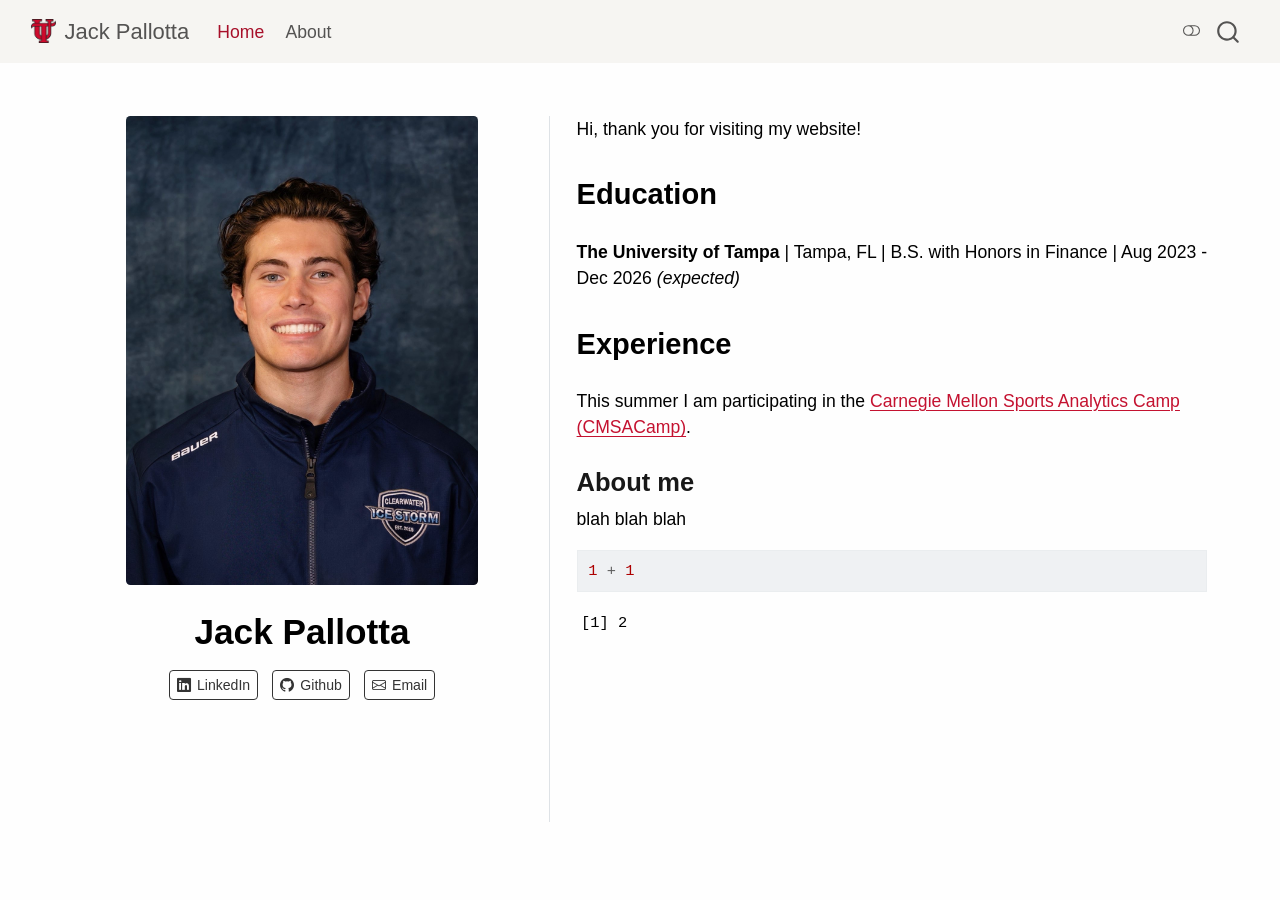
<file: index.html>
<!DOCTYPE html>
<html xmlns="http://www.w3.org/1999/xhtml" lang="en" xml:lang="en"><head>

<meta charset="utf-8">
<meta name="generator" content="quarto-1.9.38">

<meta name="viewport" content="width=device-width, initial-scale=1.0, user-scalable=yes">


<title>Jack Pallotta</title>
<style>
/* Default styles provided by pandoc.
** See https://pandoc.org/MANUAL.html#variables-for-html for config info.
*/
code{white-space: pre-wrap;}
span.smallcaps{font-variant: small-caps;}
div.columns{display: flex; gap: min(4vw, 1.5em);}
div.column{flex: auto; overflow-x: auto;}
div.hanging-indent{margin-left: 1.5em; text-indent: -1.5em;}
ul.task-list{list-style: none;}
ul.task-list li input[type="checkbox"] {
  width: 0.8em;
  margin: 0 0.8em 0.2em -1em; /* quarto-specific, see https://github.com/quarto-dev/quarto-cli/issues/4556 */ 
  vertical-align: middle;
}
/* CSS for syntax highlighting */
html { -webkit-text-size-adjust: 100%; }
pre > code.sourceCode { white-space: pre; position: relative; }
pre > code.sourceCode > span { display: inline-block; line-height: 1.25; }
pre > code.sourceCode > span:empty { height: 1.2em; }
.sourceCode { overflow: visible; }
code.sourceCode > span { color: inherit; text-decoration: inherit; }
div.sourceCode { margin: 1em 0; }
pre.sourceCode { margin: 0; }
@media screen {
div.sourceCode { overflow: auto; }
}
@media print {
pre > code.sourceCode { white-space: pre-wrap; }
pre > code.sourceCode > span { text-indent: -5em; padding-left: 5em; }
}
pre.numberSource code
  { counter-reset: source-line 0; }
pre.numberSource code > span
  { position: relative; left: -4em; counter-increment: source-line; }
pre.numberSource code > span > a:first-child::before
  { content: counter(source-line);
    position: relative; left: -1em; text-align: right; vertical-align: baseline;
    border: none; display: inline-block;
    -webkit-touch-callout: none; -webkit-user-select: none;
    -khtml-user-select: none; -moz-user-select: none;
    -ms-user-select: none; user-select: none;
    padding: 0 4px; width: 4em;
  }
pre.numberSource { margin-left: 3em;  padding-left: 4px; }
div.sourceCode
  {   }
@media screen {
pre > code.sourceCode > span > a:first-child::before { text-decoration: underline; }
}
</style>


<script src="site_libs/quarto-nav/quarto-nav.js"></script>
<script src="site_libs/quarto-nav/headroom.min.js"></script>
<script src="site_libs/clipboard/clipboard.min.js"></script>
<script src="site_libs/quarto-search/autocomplete.umd.js"></script>
<script src="site_libs/quarto-search/fuse.min.js"></script>
<script src="site_libs/quarto-search/quarto-search.js"></script>
<meta name="quarto:offset" content="./">
<link href="./Images/Logo.png" rel="icon" type="image/png">
<script src="site_libs/quarto-html/quarto.js" type="module"></script>
<script src="site_libs/quarto-html/tabsets/tabsets.js" type="module"></script>
<script src="site_libs/quarto-html/popper.min.js"></script>
<script src="site_libs/quarto-html/tippy.umd.min.js"></script>
<link href="site_libs/quarto-html/tippy.css" rel="stylesheet">
<link href="site_libs/quarto-html/quarto-syntax-highlighting-15634bcf2e68342d4ad2dfa704d543f6.css" rel="stylesheet" class="quarto-color-scheme" id="quarto-text-highlighting-styles">
<link href="site_libs/quarto-html/quarto-syntax-highlighting-dark-0a6b7249c26820e032cb0bd839ff02b1.css" rel="stylesheet" class="quarto-color-scheme quarto-color-alternate" id="quarto-text-highlighting-styles">
<link href="site_libs/quarto-html/quarto-syntax-highlighting-15634bcf2e68342d4ad2dfa704d543f6.css" rel="stylesheet" class="quarto-color-scheme-extra" id="quarto-text-highlighting-styles">
<script src="site_libs/bootstrap/bootstrap.min.js"></script>
<link href="site_libs/bootstrap/bootstrap-icons.css" rel="stylesheet">
<link href="site_libs/bootstrap/bootstrap-ac5a1e3f5cf274a2425a7883b5195c10.min.css" rel="stylesheet" append-hash="true" class="quarto-color-scheme" id="quarto-bootstrap" data-mode="light">
<link href="site_libs/bootstrap/bootstrap-dark-4d72738a521f03bda770c6fbcc444206.min.css" rel="stylesheet" append-hash="true" class="quarto-color-scheme quarto-color-alternate" id="quarto-bootstrap" data-mode="dark">
<link href="site_libs/bootstrap/bootstrap-ac5a1e3f5cf274a2425a7883b5195c10.min.css" rel="stylesheet" append-hash="true" class="quarto-color-scheme-extra" id="quarto-bootstrap" data-mode="light">
<script id="quarto-search-options" type="application/json">{
  "location": "navbar",
  "copy-button": false,
  "collapse-after": 3,
  "panel-placement": "end",
  "type": "overlay",
  "limit": 50,
  "keyboard-shortcut": [
    "f",
    "/",
    "s"
  ],
  "show-item-context": false,
  "language": {
    "search-no-results-text": "No results",
    "search-matching-documents-text": "matching documents",
    "search-copy-link-title": "Copy link to search",
    "search-hide-matches-text": "Hide additional matches",
    "search-more-match-text": "more match in this document",
    "search-more-matches-text": "more matches in this document",
    "search-clear-button-title": "Clear",
    "search-text-placeholder": "",
    "search-detached-cancel-button-title": "Cancel",
    "search-submit-button-title": "Submit",
    "search-label": "Search"
  }
}</script>


</head>

<body class="nav-fixed quarto-light"><script id="quarto-html-before-body" type="application/javascript">
    const toggleBodyColorMode = (bsSheetEl) => {
      const mode = bsSheetEl.getAttribute("data-mode");
      const bodyEl = window.document.querySelector("body");
      if (mode === "dark") {
        bodyEl.classList.add("quarto-dark");
        bodyEl.classList.remove("quarto-light");
      } else {
        bodyEl.classList.add("quarto-light");
        bodyEl.classList.remove("quarto-dark");
      }
    }
    const toggleBodyColorPrimary = () => {
      const bsSheetEl = window.document.querySelector("link#quarto-bootstrap:not([rel=disabled-stylesheet])");
      if (bsSheetEl) {
        toggleBodyColorMode(bsSheetEl);
      }
    }
    const setColorSchemeToggle = (alternate) => {
      const toggles = window.document.querySelectorAll('.quarto-color-scheme-toggle');
      for (let i=0; i < toggles.length; i++) {
        const toggle = toggles[i];
        if (toggle) {
          if (alternate) {
            toggle.classList.add("alternate");
          } else {
            toggle.classList.remove("alternate");
          }
        }
      }
    };
    const toggleColorMode = (alternate) => {
      // Switch the stylesheets
      const primaryStylesheets = window.document.querySelectorAll('link.quarto-color-scheme:not(.quarto-color-alternate)');
      const alternateStylesheets = window.document.querySelectorAll('link.quarto-color-scheme.quarto-color-alternate');
      manageTransitions('#quarto-margin-sidebar .nav-link', false);
      if (alternate) {
        // note: dark is layered on light, we don't disable primary!
        enableStylesheet(alternateStylesheets);
        for (const sheetNode of alternateStylesheets) {
          if (sheetNode.id === "quarto-bootstrap") {
            toggleBodyColorMode(sheetNode);
          }
        }
      } else {
        disableStylesheet(alternateStylesheets);
        enableStylesheet(primaryStylesheets)
        toggleBodyColorPrimary();
      }
      manageTransitions('#quarto-margin-sidebar .nav-link', true);
      // Switch the toggles
      setColorSchemeToggle(alternate)
      // Hack to workaround the fact that safari doesn't
      // properly recolor the scrollbar when toggling (#1455)
      if (navigator.userAgent.indexOf('Safari') > 0 && navigator.userAgent.indexOf('Chrome') == -1) {
        manageTransitions("body", false);
        window.scrollTo(0, 1);
        setTimeout(() => {
          window.scrollTo(0, 0);
          manageTransitions("body", true);
        }, 40);
      }
    }
    const disableStylesheet = (stylesheets) => {
      for (let i=0; i < stylesheets.length; i++) {
        const stylesheet = stylesheets[i];
        stylesheet.rel = 'disabled-stylesheet';
      }
    }
    const enableStylesheet = (stylesheets) => {
      for (let i=0; i < stylesheets.length; i++) {
        const stylesheet = stylesheets[i];
        if(stylesheet.rel !== 'stylesheet') { // for Chrome, which will still FOUC without this check
          stylesheet.rel = 'stylesheet';
        }
      }
    }
    const manageTransitions = (selector, allowTransitions) => {
      const els = window.document.querySelectorAll(selector);
      for (let i=0; i < els.length; i++) {
        const el = els[i];
        if (allowTransitions) {
          el.classList.remove('notransition');
        } else {
          el.classList.add('notransition');
        }
      }
    }
    const isFileUrl = () => {
      return window.location.protocol === 'file:';
    }
    const hasAlternateSentinel = () => {
      let styleSentinel = getColorSchemeSentinel();
      if (styleSentinel !== null) {
        return styleSentinel === "alternate";
      } else {
        return false;
      }
    }
    const setStyleSentinel = (alternate) => {
      const value = alternate ? "alternate" : "default";
      if (!isFileUrl()) {
        window.localStorage.setItem("quarto-color-scheme", value);
      } else {
        localAlternateSentinel = value;
      }
    }
    const getColorSchemeSentinel = () => {
      if (!isFileUrl()) {
        const storageValue = window.localStorage.getItem("quarto-color-scheme");
        return storageValue != null ? storageValue : localAlternateSentinel;
      } else {
        return localAlternateSentinel;
      }
    }
    const toggleGiscusIfUsed = (isAlternate, darkModeDefault) => {
      const baseTheme = document.querySelector('#giscus-base-theme')?.value ?? 'light';
      const alternateTheme = document.querySelector('#giscus-alt-theme')?.value ?? 'dark';
      let newTheme = '';
      if(authorPrefersDark) {
        newTheme = isAlternate ? baseTheme : alternateTheme;
      } else {
        newTheme = isAlternate ? alternateTheme : baseTheme;
      }
      const changeGiscusTheme = () => {
        // From: https://github.com/giscus/giscus/issues/336
        const sendMessage = (message) => {
          const iframe = document.querySelector('iframe.giscus-frame');
          if (!iframe) return;
          iframe.contentWindow.postMessage({ giscus: message }, 'https://giscus.app');
        }
        sendMessage({
          setConfig: {
            theme: newTheme
          }
        });
      }
      const isGiscussLoaded = window.document.querySelector('iframe.giscus-frame') !== null;
      if (isGiscussLoaded) {
        changeGiscusTheme();
      }
    };
    const authorPrefersDark = false;
    const darkModeDefault = authorPrefersDark;
      document.querySelector('link#quarto-text-highlighting-styles.quarto-color-scheme-extra').rel = 'disabled-stylesheet';
      document.querySelector('link#quarto-bootstrap.quarto-color-scheme-extra').rel = 'disabled-stylesheet';
    let localAlternateSentinel = darkModeDefault ? 'alternate' : 'default';
    // Dark / light mode switch
    window.quartoToggleColorScheme = () => {
      // Read the current dark / light value
      let toAlternate = !hasAlternateSentinel();
      toggleColorMode(toAlternate);
      setStyleSentinel(toAlternate);
      toggleGiscusIfUsed(toAlternate, darkModeDefault);
      window.dispatchEvent(new Event('resize'));
    };
    // Switch to dark mode if need be
    if (hasAlternateSentinel()) {
      toggleColorMode(true);
    } else {
      toggleColorMode(false);
    }
  </script>

<div id="quarto-search-results"></div>
  <header id="quarto-header" class="headroom fixed-top">
    <nav class="navbar navbar-expand-lg " data-bs-theme="dark">
      <div class="navbar-container container-fluid">
      <div class="navbar-brand-container mx-auto">
    <a href="./index.html" class="navbar-brand navbar-brand-logo">
    <img src="./Images/Logo.png" alt="" class="navbar-logo light-content">
    <img src="./Images/Logo.png" alt="" class="navbar-logo dark-content">
    </a>
    <a class="navbar-brand" href="./index.html">
    <span class="navbar-title">Jack Pallotta</span>
    </a>
  </div>
            <div id="quarto-search" class="" title="Search"></div>
          <button class="navbar-toggler" type="button" data-bs-toggle="collapse" data-bs-target="#navbarCollapse" aria-controls="navbarCollapse" role="menu" aria-expanded="false" aria-label="Toggle navigation" onclick="if (window.quartoToggleHeadroom) { window.quartoToggleHeadroom(); }">
  <span class="navbar-toggler-icon"></span>
</button>
          <div class="collapse navbar-collapse" id="navbarCollapse">
            <ul class="navbar-nav navbar-nav-scroll me-auto">
  <li class="nav-item">
    <a class="nav-link active" href="./index.html" aria-current="page"> 
<span class="menu-text">Home</span></a>
  </li>  
  <li class="nav-item">
    <a class="nav-link" href="./about.html"> 
<span class="menu-text">About</span></a>
  </li>  
</ul>
          </div> <!-- /navcollapse -->
            <div class="quarto-navbar-tools">
  <a href="" class="quarto-color-scheme-toggle quarto-navigation-tool  px-1" onclick="window.quartoToggleColorScheme(); return false;" title="Toggle dark mode"><i class="bi"></i></a>
</div>
      </div> <!-- /container-fluid -->
    </nav>
</header>
<!-- content -->
<div id="quarto-content" class="quarto-container page-columns page-rows-contents page-layout-full page-navbar">
<!-- sidebar -->
<!-- margin-sidebar -->
    
<!-- main -->
<div class="quarto-about-trestles column-page">
  <div class="about-entity">
    <img src="Images/Headshot.png" class="about-image
  rounded " style="width: 20em;">
<header id="title-block-header" class="quarto-title-block default">
<div class="quarto-title">
<h1 class="title">Jack Pallotta</h1>
</div>
<div class="quarto-title-meta column-page">
  </div>
</header>
    <div class="about-links">
  <a href="https://www.linkedin.com/in/jack-pallotta/" class="about-link" rel="" target="">
    <i class="bi bi-linkedin"></i>
     <span class="about-link-text">LinkedIn</span>
  </a>
  <a href="https://github.com/jackpallotta" class="about-link" rel="" target="">
    <i class="bi bi-github"></i>
     <span class="about-link-text">Github</span>
  </a>
  <a href="mailto:jackjpallotta@gmail.com" class="about-link" rel="" target="">
    <i class="bi bi-envelope"></i>
     <span class="about-link-text">Email</span>
  </a>
</div>
  </div>
  <div class="about-contents"><main class="content column-page" id="quarto-document-content">

<div id="intro-heading">
<p>Hi, thank you for visiting my website!</p>
<section id="education" class="level2">
<h2 data-anchor-id="education">Education</h2>
<p><strong>The University of Tampa</strong> | Tampa, FL | B.S. with Honors in Finance | Aug 2023 - Dec 2026 <em>(expected)</em></p>
</section>
<section id="experience" class="level2">
<h2 data-anchor-id="experience">Experience</h2>
<p>This summer I am participating in the <a href="https://www.cmu.edu/dietrich/statistics-datascience/engagement/summer/cmsa-camp.html">Carnegie Mellon Sports Analytics Camp (CMSACamp)</a>.</p>
</section>
</div>
<section id="about-me" class="level3">
<h3 data-anchor-id="about-me">About me</h3>
<p>blah blah blah</p>
<div class="cell">
<div class="code-copy-outer-scaffold"><div class="sourceCode cell-code" id="cb1"><pre class="sourceCode r code-with-copy"><code class="sourceCode r"><span id="cb1-1"><a href="#cb1-1" aria-hidden="true" tabindex="-1"></a><span class="dv">1</span> <span class="sc">+</span> <span class="dv">1</span></span></code></pre></div><button title="Copy to Clipboard" class="code-copy-button"><i class="bi"></i></button></div>
<div class="cell-output cell-output-stdout">
<pre><code>[1] 2</code></pre>
</div>
</div>


</section>
</main></div>
</div>
 <!-- /main -->
<script id="quarto-html-after-body" type="application/javascript">
  window.document.addEventListener("DOMContentLoaded", function (event) {
    // Ensure there is a toggle, if there isn't float one in the top right
    if (window.document.querySelector('.quarto-color-scheme-toggle') === null) {
      const a = window.document.createElement('a');
      a.classList.add('top-right');
      a.classList.add('quarto-color-scheme-toggle');
      a.href = "";
      a.onclick = function() { try { window.quartoToggleColorScheme(); } catch {} return false; };
      const i = window.document.createElement("i");
      i.classList.add('bi');
      a.appendChild(i);
      window.document.body.appendChild(a);
    }
    setColorSchemeToggle(hasAlternateSentinel())
    const isCodeAnnotation = (el) => {
      for (const clz of el.classList) {
        if (clz.startsWith('code-annotation-')) {                     
          return true;
        }
      }
      return false;
    }
    const onCopySuccess = function(e) {
      // button target
      const button = e.trigger;
      // don't keep focus
      button.blur();
      // flash "checked"
      button.classList.add('code-copy-button-checked');
      var currentTitle = button.getAttribute("title");
      button.setAttribute("title", "Copied!");
      let tooltip;
      if (window.bootstrap) {
        button.setAttribute("data-bs-toggle", "tooltip");
        button.setAttribute("data-bs-placement", "left");
        button.setAttribute("data-bs-title", "Copied!");
        tooltip = new bootstrap.Tooltip(button, 
          { trigger: "manual", 
            customClass: "code-copy-button-tooltip",
            offset: [0, -8]});
        tooltip.show();    
      }
      setTimeout(function() {
        if (tooltip) {
          tooltip.hide();
          button.removeAttribute("data-bs-title");
          button.removeAttribute("data-bs-toggle");
          button.removeAttribute("data-bs-placement");
        }
        button.setAttribute("title", currentTitle);
        button.classList.remove('code-copy-button-checked');
      }, 1000);
      // clear code selection
      e.clearSelection();
    }
    const getTextToCopy = function(trigger) {
      const outerScaffold = trigger.parentElement.cloneNode(true);
      const codeEl = outerScaffold.querySelector('code');
      for (const childEl of codeEl.children) {
        if (isCodeAnnotation(childEl)) {
          childEl.remove();
        }
      }
      return codeEl.innerText;
    }
    const clipboard = new window.ClipboardJS('.code-copy-button:not([data-in-quarto-modal])', {
      text: getTextToCopy
    });
    clipboard.on('success', onCopySuccess);
    if (window.document.getElementById('quarto-embedded-source-code-modal')) {
      const clipboardModal = new window.ClipboardJS('.code-copy-button[data-in-quarto-modal]', {
        text: getTextToCopy,
        container: window.document.getElementById('quarto-embedded-source-code-modal')
      });
      clipboardModal.on('success', onCopySuccess);
    }
      var localhostRegex = new RegExp(/^(?:http|https):\/\/localhost\:?[0-9]*\//);
      var mailtoRegex = new RegExp(/^mailto:/);
        var filterRegex = new RegExp('/' + window.location.host + '/');
      var isInternal = (href) => {
          return filterRegex.test(href) || localhostRegex.test(href) || mailtoRegex.test(href);
      }
      // Inspect non-navigation links and adorn them if external
     var links = window.document.querySelectorAll('a[href]:not(.nav-link):not(.navbar-brand):not(.toc-action):not(.sidebar-link):not(.sidebar-item-toggle):not(.pagination-link):not(.no-external):not([aria-hidden]):not(.dropdown-item):not(.quarto-navigation-tool):not(.about-link)');
      for (var i=0; i<links.length; i++) {
        const link = links[i];
        if (!isInternal(link.href)) {
          // undo the damage that might have been done by quarto-nav.js in the case of
          // links that we want to consider external
          if (link.dataset.originalHref !== undefined) {
            link.href = link.dataset.originalHref;
          }
        }
      }
    function tippyHover(el, contentFn, onTriggerFn, onUntriggerFn) {
      const config = {
        allowHTML: true,
        maxWidth: 500,
        delay: 100,
        arrow: false,
        appendTo: function(el) {
            return el.parentElement;
        },
        interactive: true,
        interactiveBorder: 10,
        theme: 'quarto',
        placement: 'bottom-start',
      };
      if (contentFn) {
        config.content = contentFn;
      }
      if (onTriggerFn) {
        config.onTrigger = onTriggerFn;
      }
      if (onUntriggerFn) {
        config.onUntrigger = onUntriggerFn;
      }
      window.tippy(el, config); 
    }
    const noterefs = window.document.querySelectorAll('a[role="doc-noteref"]');
    for (var i=0; i<noterefs.length; i++) {
      const ref = noterefs[i];
      tippyHover(ref, function() {
        // use id or data attribute instead here
        let href = ref.getAttribute('data-footnote-href') || ref.getAttribute('href');
        try { href = new URL(href).hash; } catch {}
        const id = href.replace(/^#\/?/, "");
        const note = window.document.getElementById(id);
        if (note) {
          return note.innerHTML;
        } else {
          return "";
        }
      });
    }
    const xrefs = window.document.querySelectorAll('a.quarto-xref');
    const processXRef = (id, note) => {
      // Strip column container classes
      const stripColumnClz = (el) => {
        el.classList.remove("page-full", "page-columns");
        if (el.children) {
          for (const child of el.children) {
            stripColumnClz(child);
          }
        }
      }
      stripColumnClz(note)
      if (id === null || id.startsWith('sec-')) {
        // Special case sections, only their first couple elements
        const container = document.createElement("div");
        if (note.children && note.children.length > 2) {
          container.appendChild(note.children[0].cloneNode(true));
          for (let i = 1; i < note.children.length; i++) {
            const child = note.children[i];
            if (child.tagName === "P" && child.innerText === "") {
              continue;
            } else {
              container.appendChild(child.cloneNode(true));
              break;
            }
          }
          if (window.Quarto?.typesetMath) {
            window.Quarto.typesetMath(container);
          }
          return container.innerHTML
        } else {
          if (window.Quarto?.typesetMath) {
            window.Quarto.typesetMath(note);
          }
          return note.innerHTML;
        }
      } else {
        // Remove any anchor links if they are present
        const anchorLink = note.querySelector('a.anchorjs-link');
        if (anchorLink) {
          anchorLink.remove();
        }
        if (window.Quarto?.typesetMath) {
          window.Quarto.typesetMath(note);
        }
        if (note.classList.contains("callout")) {
          return note.outerHTML;
        } else {
          return note.innerHTML;
        }
      }
    }
    for (var i=0; i<xrefs.length; i++) {
      const xref = xrefs[i];
      tippyHover(xref, undefined, function(instance) {
        instance.disable();
        let url = xref.getAttribute('href');
        let hash = undefined; 
        if (url.startsWith('#')) {
          hash = url;
        } else {
          try { hash = new URL(url).hash; } catch {}
        }
        if (hash) {
          const id = hash.replace(/^#\/?/, "");
          const note = window.document.getElementById(id);
          if (note !== null) {
            try {
              const html = processXRef(id, note.cloneNode(true));
              instance.setContent(html);
            } finally {
              instance.enable();
              instance.show();
            }
          } else {
            // See if we can fetch this
            fetch(url.split('#')[0])
            .then(res => res.text())
            .then(html => {
              const parser = new DOMParser();
              const htmlDoc = parser.parseFromString(html, "text/html");
              const note = htmlDoc.getElementById(id);
              if (note !== null) {
                const html = processXRef(id, note);
                instance.setContent(html);
              } 
            }).finally(() => {
              instance.enable();
              instance.show();
            });
          }
        } else {
          // See if we can fetch a full url (with no hash to target)
          // This is a special case and we should probably do some content thinning / targeting
          fetch(url)
          .then(res => res.text())
          .then(html => {
            const parser = new DOMParser();
            const htmlDoc = parser.parseFromString(html, "text/html");
            const note = htmlDoc.querySelector('main.content');
            if (note !== null) {
              // This should only happen for chapter cross references
              // (since there is no id in the URL)
              // remove the first header
              if (note.children.length > 0 && note.children[0].tagName === "HEADER") {
                note.children[0].remove();
              }
              const html = processXRef(null, note);
              instance.setContent(html);
            } 
          }).finally(() => {
            instance.enable();
            instance.show();
          });
        }
      }, function(instance) {
      });
    }
        let selectedAnnoteEl;
        const selectorForAnnotation = ( cell, annotation) => {
          let cellAttr = 'data-code-cell="' + cell + '"';
          let lineAttr = 'data-code-annotation="' +  annotation + '"';
          const selector = 'span[' + cellAttr + '][' + lineAttr + ']';
          return selector;
        }
        const selectCodeLines = (annoteEl) => {
          const doc = window.document;
          const targetCell = annoteEl.getAttribute("data-target-cell");
          const targetAnnotation = annoteEl.getAttribute("data-target-annotation");
          const annoteSpan = window.document.querySelector(selectorForAnnotation(targetCell, targetAnnotation));
          const lines = annoteSpan.getAttribute("data-code-lines").split(",");
          const lineIds = lines.map((line) => {
            return targetCell + "-" + line;
          })
          let top = null;
          let height = null;
          let parent = null;
          if (lineIds.length > 0) {
              //compute the position of the single el (top and bottom and make a div)
              const el = window.document.getElementById(lineIds[0]);
              top = el.offsetTop;
              height = el.offsetHeight;
              parent = el.parentElement.parentElement;
            if (lineIds.length > 1) {
              const lastEl = window.document.getElementById(lineIds[lineIds.length - 1]);
              const bottom = lastEl.offsetTop + lastEl.offsetHeight;
              height = bottom - top;
            }
            if (top !== null && height !== null && parent !== null) {
              // cook up a div (if necessary) and position it 
              let div = window.document.getElementById("code-annotation-line-highlight");
              if (div === null) {
                div = window.document.createElement("div");
                div.setAttribute("id", "code-annotation-line-highlight");
                div.style.position = 'absolute';
                parent.appendChild(div);
              }
              div.style.top = top - 2 + "px";
              div.style.height = height + 4 + "px";
              div.style.left = 0;
              let gutterDiv = window.document.getElementById("code-annotation-line-highlight-gutter");
              if (gutterDiv === null) {
                gutterDiv = window.document.createElement("div");
                gutterDiv.setAttribute("id", "code-annotation-line-highlight-gutter");
                gutterDiv.style.position = 'absolute';
                const codeCell = window.document.getElementById(targetCell);
                const gutter = codeCell.querySelector('.code-annotation-gutter');
                gutter.appendChild(gutterDiv);
              }
              gutterDiv.style.top = top - 2 + "px";
              gutterDiv.style.height = height + 4 + "px";
            }
            selectedAnnoteEl = annoteEl;
          }
        };
        const unselectCodeLines = () => {
          const elementsIds = ["code-annotation-line-highlight", "code-annotation-line-highlight-gutter"];
          elementsIds.forEach((elId) => {
            const div = window.document.getElementById(elId);
            if (div) {
              div.remove();
            }
          });
          selectedAnnoteEl = undefined;
        };
          // Handle positioning of the toggle
      window.addEventListener(
        "resize",
        throttle(() => {
          elRect = undefined;
          if (selectedAnnoteEl) {
            selectCodeLines(selectedAnnoteEl);
          }
        }, 10)
      );
      function throttle(fn, ms) {
      let throttle = false;
      let timer;
        return (...args) => {
          if(!throttle) { // first call gets through
              fn.apply(this, args);
              throttle = true;
          } else { // all the others get throttled
              if(timer) clearTimeout(timer); // cancel #2
              timer = setTimeout(() => {
                fn.apply(this, args);
                timer = throttle = false;
              }, ms);
          }
        };
      }
        // Attach click handler to the DT
        const annoteDls = window.document.querySelectorAll('dt[data-target-cell]');
        for (const annoteDlNode of annoteDls) {
          annoteDlNode.addEventListener('click', (event) => {
            const clickedEl = event.target;
            if (clickedEl !== selectedAnnoteEl) {
              unselectCodeLines();
              const activeEl = window.document.querySelector('dt[data-target-cell].code-annotation-active');
              if (activeEl) {
                activeEl.classList.remove('code-annotation-active');
              }
              selectCodeLines(clickedEl);
              clickedEl.classList.add('code-annotation-active');
            } else {
              // Unselect the line
              unselectCodeLines();
              clickedEl.classList.remove('code-annotation-active');
            }
          });
        }
    const findCites = (el) => {
      const parentEl = el.parentElement;
      if (parentEl) {
        const cites = parentEl.dataset.cites;
        if (cites) {
          return {
            el,
            cites: cites.split(' ')
          };
        } else {
          return findCites(el.parentElement)
        }
      } else {
        return undefined;
      }
    };
    var bibliorefs = window.document.querySelectorAll('a[role="doc-biblioref"]');
    for (var i=0; i<bibliorefs.length; i++) {
      const ref = bibliorefs[i];
      const citeInfo = findCites(ref);
      if (citeInfo) {
        tippyHover(citeInfo.el, function() {
          var popup = window.document.createElement('div');
          citeInfo.cites.forEach(function(cite) {
            var citeDiv = window.document.createElement('div');
            citeDiv.classList.add('hanging-indent');
            citeDiv.classList.add('csl-entry');
            var biblioDiv = window.document.getElementById('ref-' + cite);
            if (biblioDiv) {
              citeDiv.innerHTML = biblioDiv.innerHTML;
            }
            popup.appendChild(citeDiv);
          });
          return popup.innerHTML;
        });
      }
    }
  });
  </script>
</div> <!-- /content -->




</body></html>
</file>
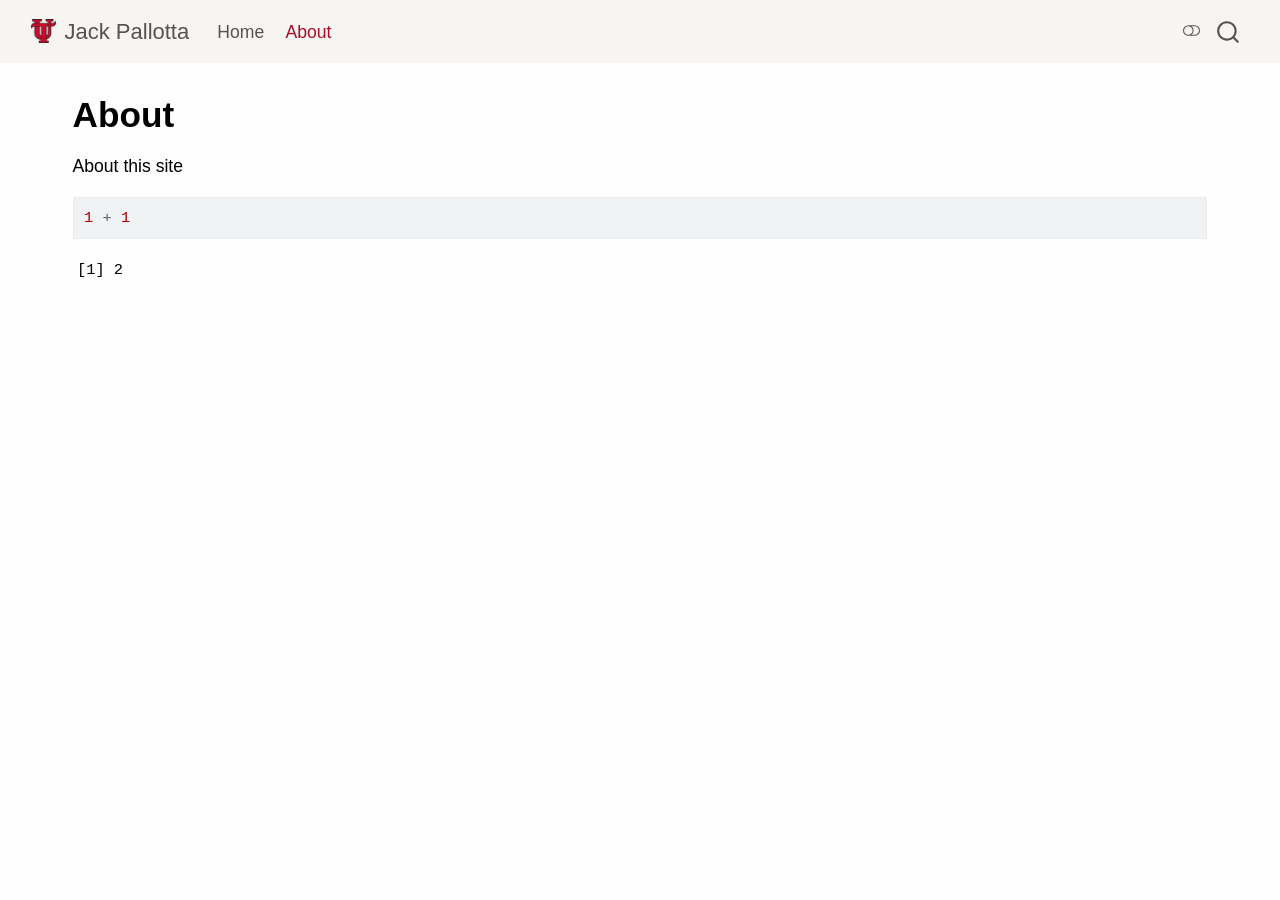
<file: about.html>
<!DOCTYPE html>
<html xmlns="http://www.w3.org/1999/xhtml" lang="en" xml:lang="en"><head>

<meta charset="utf-8">
<meta name="generator" content="quarto-1.9.38">

<meta name="viewport" content="width=device-width, initial-scale=1.0, user-scalable=yes">


<title>About – Jack Pallotta</title>
<style>
/* Default styles provided by pandoc.
** See https://pandoc.org/MANUAL.html#variables-for-html for config info.
*/
code{white-space: pre-wrap;}
span.smallcaps{font-variant: small-caps;}
div.columns{display: flex; gap: min(4vw, 1.5em);}
div.column{flex: auto; overflow-x: auto;}
div.hanging-indent{margin-left: 1.5em; text-indent: -1.5em;}
ul.task-list{list-style: none;}
ul.task-list li input[type="checkbox"] {
  width: 0.8em;
  margin: 0 0.8em 0.2em -1em; /* quarto-specific, see https://github.com/quarto-dev/quarto-cli/issues/4556 */ 
  vertical-align: middle;
}
/* CSS for syntax highlighting */
html { -webkit-text-size-adjust: 100%; }
pre > code.sourceCode { white-space: pre; position: relative; }
pre > code.sourceCode > span { display: inline-block; line-height: 1.25; }
pre > code.sourceCode > span:empty { height: 1.2em; }
.sourceCode { overflow: visible; }
code.sourceCode > span { color: inherit; text-decoration: inherit; }
div.sourceCode { margin: 1em 0; }
pre.sourceCode { margin: 0; }
@media screen {
div.sourceCode { overflow: auto; }
}
@media print {
pre > code.sourceCode { white-space: pre-wrap; }
pre > code.sourceCode > span { text-indent: -5em; padding-left: 5em; }
}
pre.numberSource code
  { counter-reset: source-line 0; }
pre.numberSource code > span
  { position: relative; left: -4em; counter-increment: source-line; }
pre.numberSource code > span > a:first-child::before
  { content: counter(source-line);
    position: relative; left: -1em; text-align: right; vertical-align: baseline;
    border: none; display: inline-block;
    -webkit-touch-callout: none; -webkit-user-select: none;
    -khtml-user-select: none; -moz-user-select: none;
    -ms-user-select: none; user-select: none;
    padding: 0 4px; width: 4em;
  }
pre.numberSource { margin-left: 3em;  padding-left: 4px; }
div.sourceCode
  {   }
@media screen {
pre > code.sourceCode > span > a:first-child::before { text-decoration: underline; }
}
</style>


<script src="site_libs/quarto-nav/quarto-nav.js"></script>
<script src="site_libs/quarto-nav/headroom.min.js"></script>
<script src="site_libs/clipboard/clipboard.min.js"></script>
<script src="site_libs/quarto-search/autocomplete.umd.js"></script>
<script src="site_libs/quarto-search/fuse.min.js"></script>
<script src="site_libs/quarto-search/quarto-search.js"></script>
<meta name="quarto:offset" content="./">
<link href="./Images/Logo.png" rel="icon" type="image/png">
<script src="site_libs/quarto-html/quarto.js" type="module"></script>
<script src="site_libs/quarto-html/tabsets/tabsets.js" type="module"></script>
<script src="site_libs/quarto-html/popper.min.js"></script>
<script src="site_libs/quarto-html/tippy.umd.min.js"></script>
<script src="site_libs/quarto-html/anchor.min.js"></script>
<link href="site_libs/quarto-html/tippy.css" rel="stylesheet">
<link href="site_libs/quarto-html/quarto-syntax-highlighting-15634bcf2e68342d4ad2dfa704d543f6.css" rel="stylesheet" class="quarto-color-scheme" id="quarto-text-highlighting-styles">
<link href="site_libs/quarto-html/quarto-syntax-highlighting-dark-0a6b7249c26820e032cb0bd839ff02b1.css" rel="stylesheet" class="quarto-color-scheme quarto-color-alternate" id="quarto-text-highlighting-styles">
<link href="site_libs/quarto-html/quarto-syntax-highlighting-15634bcf2e68342d4ad2dfa704d543f6.css" rel="stylesheet" class="quarto-color-scheme-extra" id="quarto-text-highlighting-styles">
<script src="site_libs/bootstrap/bootstrap.min.js"></script>
<link href="site_libs/bootstrap/bootstrap-icons.css" rel="stylesheet">
<link href="site_libs/bootstrap/bootstrap-ac5a1e3f5cf274a2425a7883b5195c10.min.css" rel="stylesheet" append-hash="true" class="quarto-color-scheme" id="quarto-bootstrap" data-mode="light">
<link href="site_libs/bootstrap/bootstrap-dark-4d72738a521f03bda770c6fbcc444206.min.css" rel="stylesheet" append-hash="true" class="quarto-color-scheme quarto-color-alternate" id="quarto-bootstrap" data-mode="dark">
<link href="site_libs/bootstrap/bootstrap-ac5a1e3f5cf274a2425a7883b5195c10.min.css" rel="stylesheet" append-hash="true" class="quarto-color-scheme-extra" id="quarto-bootstrap" data-mode="light">
<script id="quarto-search-options" type="application/json">{
  "location": "navbar",
  "copy-button": false,
  "collapse-after": 3,
  "panel-placement": "end",
  "type": "overlay",
  "limit": 50,
  "keyboard-shortcut": [
    "f",
    "/",
    "s"
  ],
  "show-item-context": false,
  "language": {
    "search-no-results-text": "No results",
    "search-matching-documents-text": "matching documents",
    "search-copy-link-title": "Copy link to search",
    "search-hide-matches-text": "Hide additional matches",
    "search-more-match-text": "more match in this document",
    "search-more-matches-text": "more matches in this document",
    "search-clear-button-title": "Clear",
    "search-text-placeholder": "",
    "search-detached-cancel-button-title": "Cancel",
    "search-submit-button-title": "Submit",
    "search-label": "Search"
  }
}</script>


</head>

<body class="nav-fixed quarto-light"><script id="quarto-html-before-body" type="application/javascript">
    const toggleBodyColorMode = (bsSheetEl) => {
      const mode = bsSheetEl.getAttribute("data-mode");
      const bodyEl = window.document.querySelector("body");
      if (mode === "dark") {
        bodyEl.classList.add("quarto-dark");
        bodyEl.classList.remove("quarto-light");
      } else {
        bodyEl.classList.add("quarto-light");
        bodyEl.classList.remove("quarto-dark");
      }
    }
    const toggleBodyColorPrimary = () => {
      const bsSheetEl = window.document.querySelector("link#quarto-bootstrap:not([rel=disabled-stylesheet])");
      if (bsSheetEl) {
        toggleBodyColorMode(bsSheetEl);
      }
    }
    const setColorSchemeToggle = (alternate) => {
      const toggles = window.document.querySelectorAll('.quarto-color-scheme-toggle');
      for (let i=0; i < toggles.length; i++) {
        const toggle = toggles[i];
        if (toggle) {
          if (alternate) {
            toggle.classList.add("alternate");
          } else {
            toggle.classList.remove("alternate");
          }
        }
      }
    };
    const toggleColorMode = (alternate) => {
      // Switch the stylesheets
      const primaryStylesheets = window.document.querySelectorAll('link.quarto-color-scheme:not(.quarto-color-alternate)');
      const alternateStylesheets = window.document.querySelectorAll('link.quarto-color-scheme.quarto-color-alternate');
      manageTransitions('#quarto-margin-sidebar .nav-link', false);
      if (alternate) {
        // note: dark is layered on light, we don't disable primary!
        enableStylesheet(alternateStylesheets);
        for (const sheetNode of alternateStylesheets) {
          if (sheetNode.id === "quarto-bootstrap") {
            toggleBodyColorMode(sheetNode);
          }
        }
      } else {
        disableStylesheet(alternateStylesheets);
        enableStylesheet(primaryStylesheets)
        toggleBodyColorPrimary();
      }
      manageTransitions('#quarto-margin-sidebar .nav-link', true);
      // Switch the toggles
      setColorSchemeToggle(alternate)
      // Hack to workaround the fact that safari doesn't
      // properly recolor the scrollbar when toggling (#1455)
      if (navigator.userAgent.indexOf('Safari') > 0 && navigator.userAgent.indexOf('Chrome') == -1) {
        manageTransitions("body", false);
        window.scrollTo(0, 1);
        setTimeout(() => {
          window.scrollTo(0, 0);
          manageTransitions("body", true);
        }, 40);
      }
    }
    const disableStylesheet = (stylesheets) => {
      for (let i=0; i < stylesheets.length; i++) {
        const stylesheet = stylesheets[i];
        stylesheet.rel = 'disabled-stylesheet';
      }
    }
    const enableStylesheet = (stylesheets) => {
      for (let i=0; i < stylesheets.length; i++) {
        const stylesheet = stylesheets[i];
        if(stylesheet.rel !== 'stylesheet') { // for Chrome, which will still FOUC without this check
          stylesheet.rel = 'stylesheet';
        }
      }
    }
    const manageTransitions = (selector, allowTransitions) => {
      const els = window.document.querySelectorAll(selector);
      for (let i=0; i < els.length; i++) {
        const el = els[i];
        if (allowTransitions) {
          el.classList.remove('notransition');
        } else {
          el.classList.add('notransition');
        }
      }
    }
    const isFileUrl = () => {
      return window.location.protocol === 'file:';
    }
    const hasAlternateSentinel = () => {
      let styleSentinel = getColorSchemeSentinel();
      if (styleSentinel !== null) {
        return styleSentinel === "alternate";
      } else {
        return false;
      }
    }
    const setStyleSentinel = (alternate) => {
      const value = alternate ? "alternate" : "default";
      if (!isFileUrl()) {
        window.localStorage.setItem("quarto-color-scheme", value);
      } else {
        localAlternateSentinel = value;
      }
    }
    const getColorSchemeSentinel = () => {
      if (!isFileUrl()) {
        const storageValue = window.localStorage.getItem("quarto-color-scheme");
        return storageValue != null ? storageValue : localAlternateSentinel;
      } else {
        return localAlternateSentinel;
      }
    }
    const toggleGiscusIfUsed = (isAlternate, darkModeDefault) => {
      const baseTheme = document.querySelector('#giscus-base-theme')?.value ?? 'light';
      const alternateTheme = document.querySelector('#giscus-alt-theme')?.value ?? 'dark';
      let newTheme = '';
      if(authorPrefersDark) {
        newTheme = isAlternate ? baseTheme : alternateTheme;
      } else {
        newTheme = isAlternate ? alternateTheme : baseTheme;
      }
      const changeGiscusTheme = () => {
        // From: https://github.com/giscus/giscus/issues/336
        const sendMessage = (message) => {
          const iframe = document.querySelector('iframe.giscus-frame');
          if (!iframe) return;
          iframe.contentWindow.postMessage({ giscus: message }, 'https://giscus.app');
        }
        sendMessage({
          setConfig: {
            theme: newTheme
          }
        });
      }
      const isGiscussLoaded = window.document.querySelector('iframe.giscus-frame') !== null;
      if (isGiscussLoaded) {
        changeGiscusTheme();
      }
    };
    const authorPrefersDark = false;
    const darkModeDefault = authorPrefersDark;
      document.querySelector('link#quarto-text-highlighting-styles.quarto-color-scheme-extra').rel = 'disabled-stylesheet';
      document.querySelector('link#quarto-bootstrap.quarto-color-scheme-extra').rel = 'disabled-stylesheet';
    let localAlternateSentinel = darkModeDefault ? 'alternate' : 'default';
    // Dark / light mode switch
    window.quartoToggleColorScheme = () => {
      // Read the current dark / light value
      let toAlternate = !hasAlternateSentinel();
      toggleColorMode(toAlternate);
      setStyleSentinel(toAlternate);
      toggleGiscusIfUsed(toAlternate, darkModeDefault);
      window.dispatchEvent(new Event('resize'));
    };
    // Switch to dark mode if need be
    if (hasAlternateSentinel()) {
      toggleColorMode(true);
    } else {
      toggleColorMode(false);
    }
  </script>

<div id="quarto-search-results"></div>
  <header id="quarto-header" class="headroom fixed-top">
    <nav class="navbar navbar-expand-lg " data-bs-theme="dark">
      <div class="navbar-container container-fluid">
      <div class="navbar-brand-container mx-auto">
    <a href="./index.html" class="navbar-brand navbar-brand-logo">
    <img src="./Images/Logo.png" alt="" class="navbar-logo light-content">
    <img src="./Images/Logo.png" alt="" class="navbar-logo dark-content">
    </a>
    <a class="navbar-brand" href="./index.html">
    <span class="navbar-title">Jack Pallotta</span>
    </a>
  </div>
            <div id="quarto-search" class="" title="Search"></div>
          <button class="navbar-toggler" type="button" data-bs-toggle="collapse" data-bs-target="#navbarCollapse" aria-controls="navbarCollapse" role="menu" aria-expanded="false" aria-label="Toggle navigation" onclick="if (window.quartoToggleHeadroom) { window.quartoToggleHeadroom(); }">
  <span class="navbar-toggler-icon"></span>
</button>
          <div class="collapse navbar-collapse" id="navbarCollapse">
            <ul class="navbar-nav navbar-nav-scroll me-auto">
  <li class="nav-item">
    <a class="nav-link" href="./index.html"> 
<span class="menu-text">Home</span></a>
  </li>  
  <li class="nav-item">
    <a class="nav-link active" href="./about.html" aria-current="page"> 
<span class="menu-text">About</span></a>
  </li>  
</ul>
          </div> <!-- /navcollapse -->
            <div class="quarto-navbar-tools">
  <a href="" class="quarto-color-scheme-toggle quarto-navigation-tool  px-1" onclick="window.quartoToggleColorScheme(); return false;" title="Toggle dark mode"><i class="bi"></i></a>
</div>
      </div> <!-- /container-fluid -->
    </nav>
</header>
<!-- content -->
<div id="quarto-content" class="quarto-container page-columns page-rows-contents page-layout-full page-navbar">
<!-- sidebar -->
<!-- margin-sidebar -->
    <div id="quarto-margin-sidebar" class="sidebar margin-sidebar zindex-bottom">
        
    </div>
<!-- main -->
<main class="content column-page" id="quarto-document-content">


<header id="title-block-header" class="quarto-title-block default">
<div class="quarto-title">
<h1 class="title">About</h1>
</div>



<div class="quarto-title-meta column-page">

    
  
    
  </div>
  


</header>


<p>About this site</p>
<div class="cell">
<div class="code-copy-outer-scaffold"><div class="sourceCode cell-code" id="cb1"><pre class="sourceCode r code-with-copy"><code class="sourceCode r"><span id="cb1-1"><a href="#cb1-1" aria-hidden="true" tabindex="-1"></a><span class="dv">1</span> <span class="sc">+</span> <span class="dv">1</span></span></code></pre></div><button title="Copy to Clipboard" class="code-copy-button"><i class="bi"></i></button></div>
<div class="cell-output cell-output-stdout">
<pre><code>[1] 2</code></pre>
</div>
</div>



</main> <!-- /main -->
<script id="quarto-html-after-body" type="application/javascript">
  window.document.addEventListener("DOMContentLoaded", function (event) {
    // Ensure there is a toggle, if there isn't float one in the top right
    if (window.document.querySelector('.quarto-color-scheme-toggle') === null) {
      const a = window.document.createElement('a');
      a.classList.add('top-right');
      a.classList.add('quarto-color-scheme-toggle');
      a.href = "";
      a.onclick = function() { try { window.quartoToggleColorScheme(); } catch {} return false; };
      const i = window.document.createElement("i");
      i.classList.add('bi');
      a.appendChild(i);
      window.document.body.appendChild(a);
    }
    setColorSchemeToggle(hasAlternateSentinel())
    const icon = "";
    const anchorJS = new window.AnchorJS();
    anchorJS.options = {
      placement: 'right',
      icon: icon
    };
    anchorJS.add('.anchored');
    const isCodeAnnotation = (el) => {
      for (const clz of el.classList) {
        if (clz.startsWith('code-annotation-')) {                     
          return true;
        }
      }
      return false;
    }
    const onCopySuccess = function(e) {
      // button target
      const button = e.trigger;
      // don't keep focus
      button.blur();
      // flash "checked"
      button.classList.add('code-copy-button-checked');
      var currentTitle = button.getAttribute("title");
      button.setAttribute("title", "Copied!");
      let tooltip;
      if (window.bootstrap) {
        button.setAttribute("data-bs-toggle", "tooltip");
        button.setAttribute("data-bs-placement", "left");
        button.setAttribute("data-bs-title", "Copied!");
        tooltip = new bootstrap.Tooltip(button, 
          { trigger: "manual", 
            customClass: "code-copy-button-tooltip",
            offset: [0, -8]});
        tooltip.show();    
      }
      setTimeout(function() {
        if (tooltip) {
          tooltip.hide();
          button.removeAttribute("data-bs-title");
          button.removeAttribute("data-bs-toggle");
          button.removeAttribute("data-bs-placement");
        }
        button.setAttribute("title", currentTitle);
        button.classList.remove('code-copy-button-checked');
      }, 1000);
      // clear code selection
      e.clearSelection();
    }
    const getTextToCopy = function(trigger) {
      const outerScaffold = trigger.parentElement.cloneNode(true);
      const codeEl = outerScaffold.querySelector('code');
      for (const childEl of codeEl.children) {
        if (isCodeAnnotation(childEl)) {
          childEl.remove();
        }
      }
      return codeEl.innerText;
    }
    const clipboard = new window.ClipboardJS('.code-copy-button:not([data-in-quarto-modal])', {
      text: getTextToCopy
    });
    clipboard.on('success', onCopySuccess);
    if (window.document.getElementById('quarto-embedded-source-code-modal')) {
      const clipboardModal = new window.ClipboardJS('.code-copy-button[data-in-quarto-modal]', {
        text: getTextToCopy,
        container: window.document.getElementById('quarto-embedded-source-code-modal')
      });
      clipboardModal.on('success', onCopySuccess);
    }
      var localhostRegex = new RegExp(/^(?:http|https):\/\/localhost\:?[0-9]*\//);
      var mailtoRegex = new RegExp(/^mailto:/);
        var filterRegex = new RegExp('/' + window.location.host + '/');
      var isInternal = (href) => {
          return filterRegex.test(href) || localhostRegex.test(href) || mailtoRegex.test(href);
      }
      // Inspect non-navigation links and adorn them if external
     var links = window.document.querySelectorAll('a[href]:not(.nav-link):not(.navbar-brand):not(.toc-action):not(.sidebar-link):not(.sidebar-item-toggle):not(.pagination-link):not(.no-external):not([aria-hidden]):not(.dropdown-item):not(.quarto-navigation-tool):not(.about-link)');
      for (var i=0; i<links.length; i++) {
        const link = links[i];
        if (!isInternal(link.href)) {
          // undo the damage that might have been done by quarto-nav.js in the case of
          // links that we want to consider external
          if (link.dataset.originalHref !== undefined) {
            link.href = link.dataset.originalHref;
          }
        }
      }
    function tippyHover(el, contentFn, onTriggerFn, onUntriggerFn) {
      const config = {
        allowHTML: true,
        maxWidth: 500,
        delay: 100,
        arrow: false,
        appendTo: function(el) {
            return el.parentElement;
        },
        interactive: true,
        interactiveBorder: 10,
        theme: 'quarto',
        placement: 'bottom-start',
      };
      if (contentFn) {
        config.content = contentFn;
      }
      if (onTriggerFn) {
        config.onTrigger = onTriggerFn;
      }
      if (onUntriggerFn) {
        config.onUntrigger = onUntriggerFn;
      }
      window.tippy(el, config); 
    }
    const noterefs = window.document.querySelectorAll('a[role="doc-noteref"]');
    for (var i=0; i<noterefs.length; i++) {
      const ref = noterefs[i];
      tippyHover(ref, function() {
        // use id or data attribute instead here
        let href = ref.getAttribute('data-footnote-href') || ref.getAttribute('href');
        try { href = new URL(href).hash; } catch {}
        const id = href.replace(/^#\/?/, "");
        const note = window.document.getElementById(id);
        if (note) {
          return note.innerHTML;
        } else {
          return "";
        }
      });
    }
    const xrefs = window.document.querySelectorAll('a.quarto-xref');
    const processXRef = (id, note) => {
      // Strip column container classes
      const stripColumnClz = (el) => {
        el.classList.remove("page-full", "page-columns");
        if (el.children) {
          for (const child of el.children) {
            stripColumnClz(child);
          }
        }
      }
      stripColumnClz(note)
      if (id === null || id.startsWith('sec-')) {
        // Special case sections, only their first couple elements
        const container = document.createElement("div");
        if (note.children && note.children.length > 2) {
          container.appendChild(note.children[0].cloneNode(true));
          for (let i = 1; i < note.children.length; i++) {
            const child = note.children[i];
            if (child.tagName === "P" && child.innerText === "") {
              continue;
            } else {
              container.appendChild(child.cloneNode(true));
              break;
            }
          }
          if (window.Quarto?.typesetMath) {
            window.Quarto.typesetMath(container);
          }
          return container.innerHTML
        } else {
          if (window.Quarto?.typesetMath) {
            window.Quarto.typesetMath(note);
          }
          return note.innerHTML;
        }
      } else {
        // Remove any anchor links if they are present
        const anchorLink = note.querySelector('a.anchorjs-link');
        if (anchorLink) {
          anchorLink.remove();
        }
        if (window.Quarto?.typesetMath) {
          window.Quarto.typesetMath(note);
        }
        if (note.classList.contains("callout")) {
          return note.outerHTML;
        } else {
          return note.innerHTML;
        }
      }
    }
    for (var i=0; i<xrefs.length; i++) {
      const xref = xrefs[i];
      tippyHover(xref, undefined, function(instance) {
        instance.disable();
        let url = xref.getAttribute('href');
        let hash = undefined; 
        if (url.startsWith('#')) {
          hash = url;
        } else {
          try { hash = new URL(url).hash; } catch {}
        }
        if (hash) {
          const id = hash.replace(/^#\/?/, "");
          const note = window.document.getElementById(id);
          if (note !== null) {
            try {
              const html = processXRef(id, note.cloneNode(true));
              instance.setContent(html);
            } finally {
              instance.enable();
              instance.show();
            }
          } else {
            // See if we can fetch this
            fetch(url.split('#')[0])
            .then(res => res.text())
            .then(html => {
              const parser = new DOMParser();
              const htmlDoc = parser.parseFromString(html, "text/html");
              const note = htmlDoc.getElementById(id);
              if (note !== null) {
                const html = processXRef(id, note);
                instance.setContent(html);
              } 
            }).finally(() => {
              instance.enable();
              instance.show();
            });
          }
        } else {
          // See if we can fetch a full url (with no hash to target)
          // This is a special case and we should probably do some content thinning / targeting
          fetch(url)
          .then(res => res.text())
          .then(html => {
            const parser = new DOMParser();
            const htmlDoc = parser.parseFromString(html, "text/html");
            const note = htmlDoc.querySelector('main.content');
            if (note !== null) {
              // This should only happen for chapter cross references
              // (since there is no id in the URL)
              // remove the first header
              if (note.children.length > 0 && note.children[0].tagName === "HEADER") {
                note.children[0].remove();
              }
              const html = processXRef(null, note);
              instance.setContent(html);
            } 
          }).finally(() => {
            instance.enable();
            instance.show();
          });
        }
      }, function(instance) {
      });
    }
        let selectedAnnoteEl;
        const selectorForAnnotation = ( cell, annotation) => {
          let cellAttr = 'data-code-cell="' + cell + '"';
          let lineAttr = 'data-code-annotation="' +  annotation + '"';
          const selector = 'span[' + cellAttr + '][' + lineAttr + ']';
          return selector;
        }
        const selectCodeLines = (annoteEl) => {
          const doc = window.document;
          const targetCell = annoteEl.getAttribute("data-target-cell");
          const targetAnnotation = annoteEl.getAttribute("data-target-annotation");
          const annoteSpan = window.document.querySelector(selectorForAnnotation(targetCell, targetAnnotation));
          const lines = annoteSpan.getAttribute("data-code-lines").split(",");
          const lineIds = lines.map((line) => {
            return targetCell + "-" + line;
          })
          let top = null;
          let height = null;
          let parent = null;
          if (lineIds.length > 0) {
              //compute the position of the single el (top and bottom and make a div)
              const el = window.document.getElementById(lineIds[0]);
              top = el.offsetTop;
              height = el.offsetHeight;
              parent = el.parentElement.parentElement;
            if (lineIds.length > 1) {
              const lastEl = window.document.getElementById(lineIds[lineIds.length - 1]);
              const bottom = lastEl.offsetTop + lastEl.offsetHeight;
              height = bottom - top;
            }
            if (top !== null && height !== null && parent !== null) {
              // cook up a div (if necessary) and position it 
              let div = window.document.getElementById("code-annotation-line-highlight");
              if (div === null) {
                div = window.document.createElement("div");
                div.setAttribute("id", "code-annotation-line-highlight");
                div.style.position = 'absolute';
                parent.appendChild(div);
              }
              div.style.top = top - 2 + "px";
              div.style.height = height + 4 + "px";
              div.style.left = 0;
              let gutterDiv = window.document.getElementById("code-annotation-line-highlight-gutter");
              if (gutterDiv === null) {
                gutterDiv = window.document.createElement("div");
                gutterDiv.setAttribute("id", "code-annotation-line-highlight-gutter");
                gutterDiv.style.position = 'absolute';
                const codeCell = window.document.getElementById(targetCell);
                const gutter = codeCell.querySelector('.code-annotation-gutter');
                gutter.appendChild(gutterDiv);
              }
              gutterDiv.style.top = top - 2 + "px";
              gutterDiv.style.height = height + 4 + "px";
            }
            selectedAnnoteEl = annoteEl;
          }
        };
        const unselectCodeLines = () => {
          const elementsIds = ["code-annotation-line-highlight", "code-annotation-line-highlight-gutter"];
          elementsIds.forEach((elId) => {
            const div = window.document.getElementById(elId);
            if (div) {
              div.remove();
            }
          });
          selectedAnnoteEl = undefined;
        };
          // Handle positioning of the toggle
      window.addEventListener(
        "resize",
        throttle(() => {
          elRect = undefined;
          if (selectedAnnoteEl) {
            selectCodeLines(selectedAnnoteEl);
          }
        }, 10)
      );
      function throttle(fn, ms) {
      let throttle = false;
      let timer;
        return (...args) => {
          if(!throttle) { // first call gets through
              fn.apply(this, args);
              throttle = true;
          } else { // all the others get throttled
              if(timer) clearTimeout(timer); // cancel #2
              timer = setTimeout(() => {
                fn.apply(this, args);
                timer = throttle = false;
              }, ms);
          }
        };
      }
        // Attach click handler to the DT
        const annoteDls = window.document.querySelectorAll('dt[data-target-cell]');
        for (const annoteDlNode of annoteDls) {
          annoteDlNode.addEventListener('click', (event) => {
            const clickedEl = event.target;
            if (clickedEl !== selectedAnnoteEl) {
              unselectCodeLines();
              const activeEl = window.document.querySelector('dt[data-target-cell].code-annotation-active');
              if (activeEl) {
                activeEl.classList.remove('code-annotation-active');
              }
              selectCodeLines(clickedEl);
              clickedEl.classList.add('code-annotation-active');
            } else {
              // Unselect the line
              unselectCodeLines();
              clickedEl.classList.remove('code-annotation-active');
            }
          });
        }
    const findCites = (el) => {
      const parentEl = el.parentElement;
      if (parentEl) {
        const cites = parentEl.dataset.cites;
        if (cites) {
          return {
            el,
            cites: cites.split(' ')
          };
        } else {
          return findCites(el.parentElement)
        }
      } else {
        return undefined;
      }
    };
    var bibliorefs = window.document.querySelectorAll('a[role="doc-biblioref"]');
    for (var i=0; i<bibliorefs.length; i++) {
      const ref = bibliorefs[i];
      const citeInfo = findCites(ref);
      if (citeInfo) {
        tippyHover(citeInfo.el, function() {
          var popup = window.document.createElement('div');
          citeInfo.cites.forEach(function(cite) {
            var citeDiv = window.document.createElement('div');
            citeDiv.classList.add('hanging-indent');
            citeDiv.classList.add('csl-entry');
            var biblioDiv = window.document.getElementById('ref-' + cite);
            if (biblioDiv) {
              citeDiv.innerHTML = biblioDiv.innerHTML;
            }
            popup.appendChild(citeDiv);
          });
          return popup.innerHTML;
        });
      }
    }
  });
  </script>
</div> <!-- /content -->




</body></html>
</file>
<file: site_libs/quarto-html/tippy.css>
.tippy-box[data-animation=fade][data-state=hidden]{opacity:0}[data-tippy-root]{max-width:calc(100vw - 10px)}.tippy-box{position:relative;background-color:#333;color:#fff;border-radius:4px;font-size:14px;line-height:1.4;white-space:normal;outline:0;transition-property:transform,visibility,opacity}.tippy-box[data-placement^=top]>.tippy-arrow{bottom:0}.tippy-box[data-placement^=top]>.tippy-arrow:before{bottom:-7px;left:0;border-width:8px 8px 0;border-top-color:initial;transform-origin:center top}.tippy-box[data-placement^=bottom]>.tippy-arrow{top:0}.tippy-box[data-placement^=bottom]>.tippy-arrow:before{top:-7px;left:0;border-width:0 8px 8px;border-bottom-color:initial;transform-origin:center bottom}.tippy-box[data-placement^=left]>.tippy-arrow{right:0}.tippy-box[data-placement^=left]>.tippy-arrow:before{border-width:8px 0 8px 8px;border-left-color:initial;right:-7px;transform-origin:center left}.tippy-box[data-placement^=right]>.tippy-arrow{left:0}.tippy-box[data-placement^=right]>.tippy-arrow:before{left:-7px;border-width:8px 8px 8px 0;border-right-color:initial;transform-origin:center right}.tippy-box[data-inertia][data-state=visible]{transition-timing-function:cubic-bezier(.54,1.5,.38,1.11)}.tippy-arrow{width:16px;height:16px;color:#333}.tippy-arrow:before{content:"";position:absolute;border-color:transparent;border-style:solid}.tippy-content{position:relative;padding:5px 9px;z-index:1}
</file>
<file: site_libs/quarto-html/quarto-syntax-highlighting-15634bcf2e68342d4ad2dfa704d543f6.css>
/* quarto syntax highlight colors */
:root {
  --quarto-hl-ot-color: #003B4F;
  --quarto-hl-at-color: #657422;
  --quarto-hl-ss-color: #20794D;
  --quarto-hl-an-color: #5E5E5E;
  --quarto-hl-fu-color: #4758AB;
  --quarto-hl-st-color: #20794D;
  --quarto-hl-cf-color: #003B4F;
  --quarto-hl-op-color: #5E5E5E;
  --quarto-hl-er-color: #AD0000;
  --quarto-hl-bn-color: #AD0000;
  --quarto-hl-al-color: #AD0000;
  --quarto-hl-va-color: #111111;
  --quarto-hl-bu-color: inherit;
  --quarto-hl-ex-color: inherit;
  --quarto-hl-pp-color: #AD0000;
  --quarto-hl-in-color: #5E5E5E;
  --quarto-hl-vs-color: #20794D;
  --quarto-hl-wa-color: #5E5E5E;
  --quarto-hl-do-color: #5E5E5E;
  --quarto-hl-im-color: #00769E;
  --quarto-hl-ch-color: #20794D;
  --quarto-hl-dt-color: #AD0000;
  --quarto-hl-fl-color: #AD0000;
  --quarto-hl-co-color: #5E5E5E;
  --quarto-hl-cv-color: #5E5E5E;
  --quarto-hl-cn-color: #8f5902;
  --quarto-hl-sc-color: #5E5E5E;
  --quarto-hl-dv-color: #AD0000;
  --quarto-hl-kw-color: #003B4F;
}

/* other quarto variables */
:root {
  --quarto-font-monospace: SFMono-Regular, Menlo, Monaco, Consolas, "Liberation Mono", "Courier New", monospace;
}

/* syntax highlight based on Pandoc's rules */
pre > code.sourceCode > span {
  color: #003B4F;
}

code.sourceCode > span {
  color: #003B4F;
}

div.sourceCode,
div.sourceCode pre.sourceCode {
  color: #003B4F;
}

/* Normal */
code span {
  color: #003B4F;
}

/* Alert */
code span.al {
  color: #AD0000;
  font-style: inherit;
}

/* Annotation */
code span.an {
  color: #5E5E5E;
  font-style: inherit;
}

/* Attribute */
code span.at {
  color: #657422;
  font-style: inherit;
}

/* BaseN */
code span.bn {
  color: #AD0000;
  font-style: inherit;
}

/* BuiltIn */
code span.bu {
  font-style: inherit;
}

/* ControlFlow */
code span.cf {
  color: #003B4F;
  font-weight: bold;
  font-style: inherit;
}

/* Char */
code span.ch {
  color: #20794D;
  font-style: inherit;
}

/* Constant */
code span.cn {
  color: #8f5902;
  font-style: inherit;
}

/* Comment */
code span.co {
  color: #5E5E5E;
  font-style: inherit;
}

/* CommentVar */
code span.cv {
  color: #5E5E5E;
  font-style: italic;
}

/* Documentation */
code span.do {
  color: #5E5E5E;
  font-style: italic;
}

/* DataType */
code span.dt {
  color: #AD0000;
  font-style: inherit;
}

/* DecVal */
code span.dv {
  color: #AD0000;
  font-style: inherit;
}

/* Error */
code span.er {
  color: #AD0000;
  font-style: inherit;
}

/* Extension */
code span.ex {
  font-style: inherit;
}

/* Float */
code span.fl {
  color: #AD0000;
  font-style: inherit;
}

/* Function */
code span.fu {
  color: #4758AB;
  font-style: inherit;
}

/* Import */
code span.im {
  color: #00769E;
  font-style: inherit;
}

/* Information */
code span.in {
  color: #5E5E5E;
  font-style: inherit;
}

/* Keyword */
code span.kw {
  color: #003B4F;
  font-weight: bold;
  font-style: inherit;
}

/* Operator */
code span.op {
  color: #5E5E5E;
  font-style: inherit;
}

/* Other */
code span.ot {
  color: #003B4F;
  font-style: inherit;
}

/* Preprocessor */
code span.pp {
  color: #AD0000;
  font-style: inherit;
}

/* SpecialChar */
code span.sc {
  color: #5E5E5E;
  font-style: inherit;
}

/* SpecialString */
code span.ss {
  color: #20794D;
  font-style: inherit;
}

/* String */
code span.st {
  color: #20794D;
  font-style: inherit;
}

/* Variable */
code span.va {
  color: #111111;
  font-style: inherit;
}

/* VerbatimString */
code span.vs {
  color: #20794D;
  font-style: inherit;
}

/* Warning */
code span.wa {
  color: #5E5E5E;
  font-style: italic;
}

.prevent-inlining {
  content: "</";
}

/*# sourceMappingURL=f23921c56f73e400b49028c9186a1aa0.css.map */
</file>
<file: site_libs/quarto-html/quarto-syntax-highlighting-dark-0a6b7249c26820e032cb0bd839ff02b1.css>
/* quarto syntax highlight colors */
:root {
  --quarto-hl-al-color: #f07178;
  --quarto-hl-an-color: #d4d0ab;
  --quarto-hl-at-color: #00e0e0;
  --quarto-hl-bn-color: #d4d0ab;
  --quarto-hl-bu-color: #abe338;
  --quarto-hl-ch-color: #abe338;
  --quarto-hl-co-color: #f8f8f2;
  --quarto-hl-cv-color: #ffd700;
  --quarto-hl-cn-color: #ffd700;
  --quarto-hl-cf-color: #ffa07a;
  --quarto-hl-dt-color: #ffa07a;
  --quarto-hl-dv-color: #d4d0ab;
  --quarto-hl-do-color: #f8f8f2;
  --quarto-hl-er-color: #f07178;
  --quarto-hl-ex-color: #00e0e0;
  --quarto-hl-fl-color: #d4d0ab;
  --quarto-hl-fu-color: #ffa07a;
  --quarto-hl-im-color: #abe338;
  --quarto-hl-in-color: #d4d0ab;
  --quarto-hl-kw-color: #ffa07a;
  --quarto-hl-op-color: #ffa07a;
  --quarto-hl-ot-color: #00e0e0;
  --quarto-hl-pp-color: #dcc6e0;
  --quarto-hl-re-color: #00e0e0;
  --quarto-hl-sc-color: #abe338;
  --quarto-hl-ss-color: #abe338;
  --quarto-hl-st-color: #abe338;
  --quarto-hl-va-color: #00e0e0;
  --quarto-hl-vs-color: #abe338;
  --quarto-hl-wa-color: #dcc6e0;
}

/* other quarto variables */
:root {
  --quarto-font-monospace: SFMono-Regular, Menlo, Monaco, Consolas, "Liberation Mono", "Courier New", monospace;
}

/* syntax highlight based on Pandoc's rules */
pre > code.sourceCode > span {
  color: #f8f8f2;
}

code.sourceCode > span {
  color: #f8f8f2;
}

div.sourceCode,
div.sourceCode pre.sourceCode {
  color: #f8f8f2;
}

/* Normal */
code span {
  color: #f8f8f2;
}

/* Alert */
code span.al {
  color: #f07178;
}

/* Annotation */
code span.an {
  color: #d4d0ab;
}

/* Attribute */
code span.at {
  color: #00e0e0;
}

/* BaseN */
code span.bn {
  color: #d4d0ab;
}

/* BuiltIn */
code span.bu {
  color: #abe338;
}

/* ControlFlow */
code span.cf {
  font-weight: bold;
  color: #ffa07a;
}

/* Char */
code span.ch {
  color: #abe338;
}

/* Constant */
code span.cn {
  color: #ffd700;
}

/* Comment */
code span.co {
  font-style: italic;
  color: #f8f8f2;
}

/* CommentVar */
code span.cv {
  color: #ffd700;
}

/* Documentation */
code span.do {
  color: #f8f8f2;
}

/* DataType */
code span.dt {
  color: #ffa07a;
}

/* DecVal */
code span.dv {
  color: #d4d0ab;
}

/* Error */
code span.er {
  color: #f07178;
  text-decoration: underline;
}

/* Extension */
code span.ex {
  font-weight: bold;
  color: #00e0e0;
}

/* Float */
code span.fl {
  color: #d4d0ab;
}

/* Function */
code span.fu {
  color: #ffa07a;
}

/* Import */
code span.im {
  color: #abe338;
}

/* Information */
code span.in {
  color: #d4d0ab;
}

/* Keyword */
code span.kw {
  font-weight: bold;
  color: #ffa07a;
}

/* Operator */
code span.op {
  color: #ffa07a;
}

/* Other */
code span.ot {
  color: #00e0e0;
}

/* Preprocessor */
code span.pp {
  color: #dcc6e0;
}

/* RegionMarker */
code span.re {
  background-color: #f8f8f2;
  color: #00e0e0;
}

/* SpecialChar */
code span.sc {
  color: #abe338;
}

/* SpecialString */
code span.ss {
  color: #abe338;
}

/* String */
code span.st {
  color: #abe338;
}

/* Variable */
code span.va {
  color: #00e0e0;
}

/* VerbatimString */
code span.vs {
  color: #abe338;
}

/* Warning */
code span.wa {
  color: #dcc6e0;
}

.prevent-inlining {
  content: "</";
}

/*# sourceMappingURL=175367c052bafc98bd680af3479823f0.css.map */
</file>
